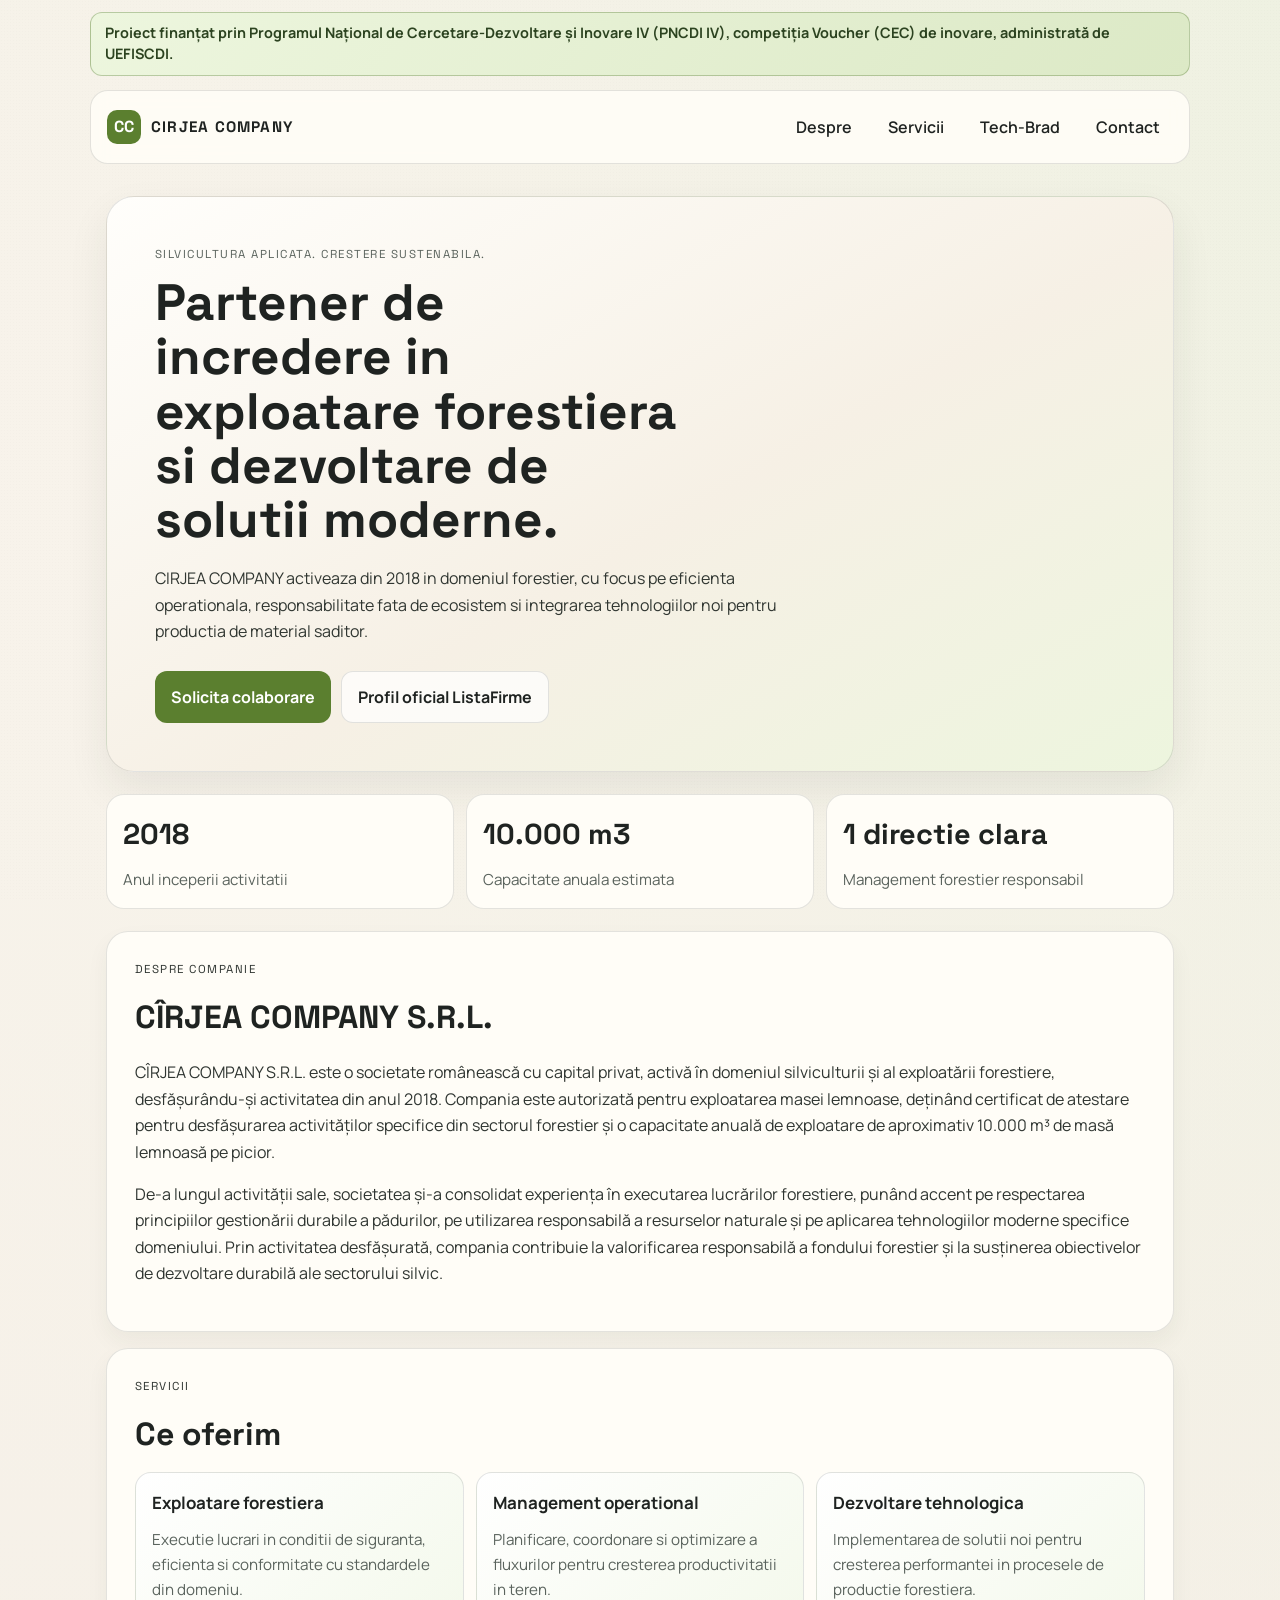
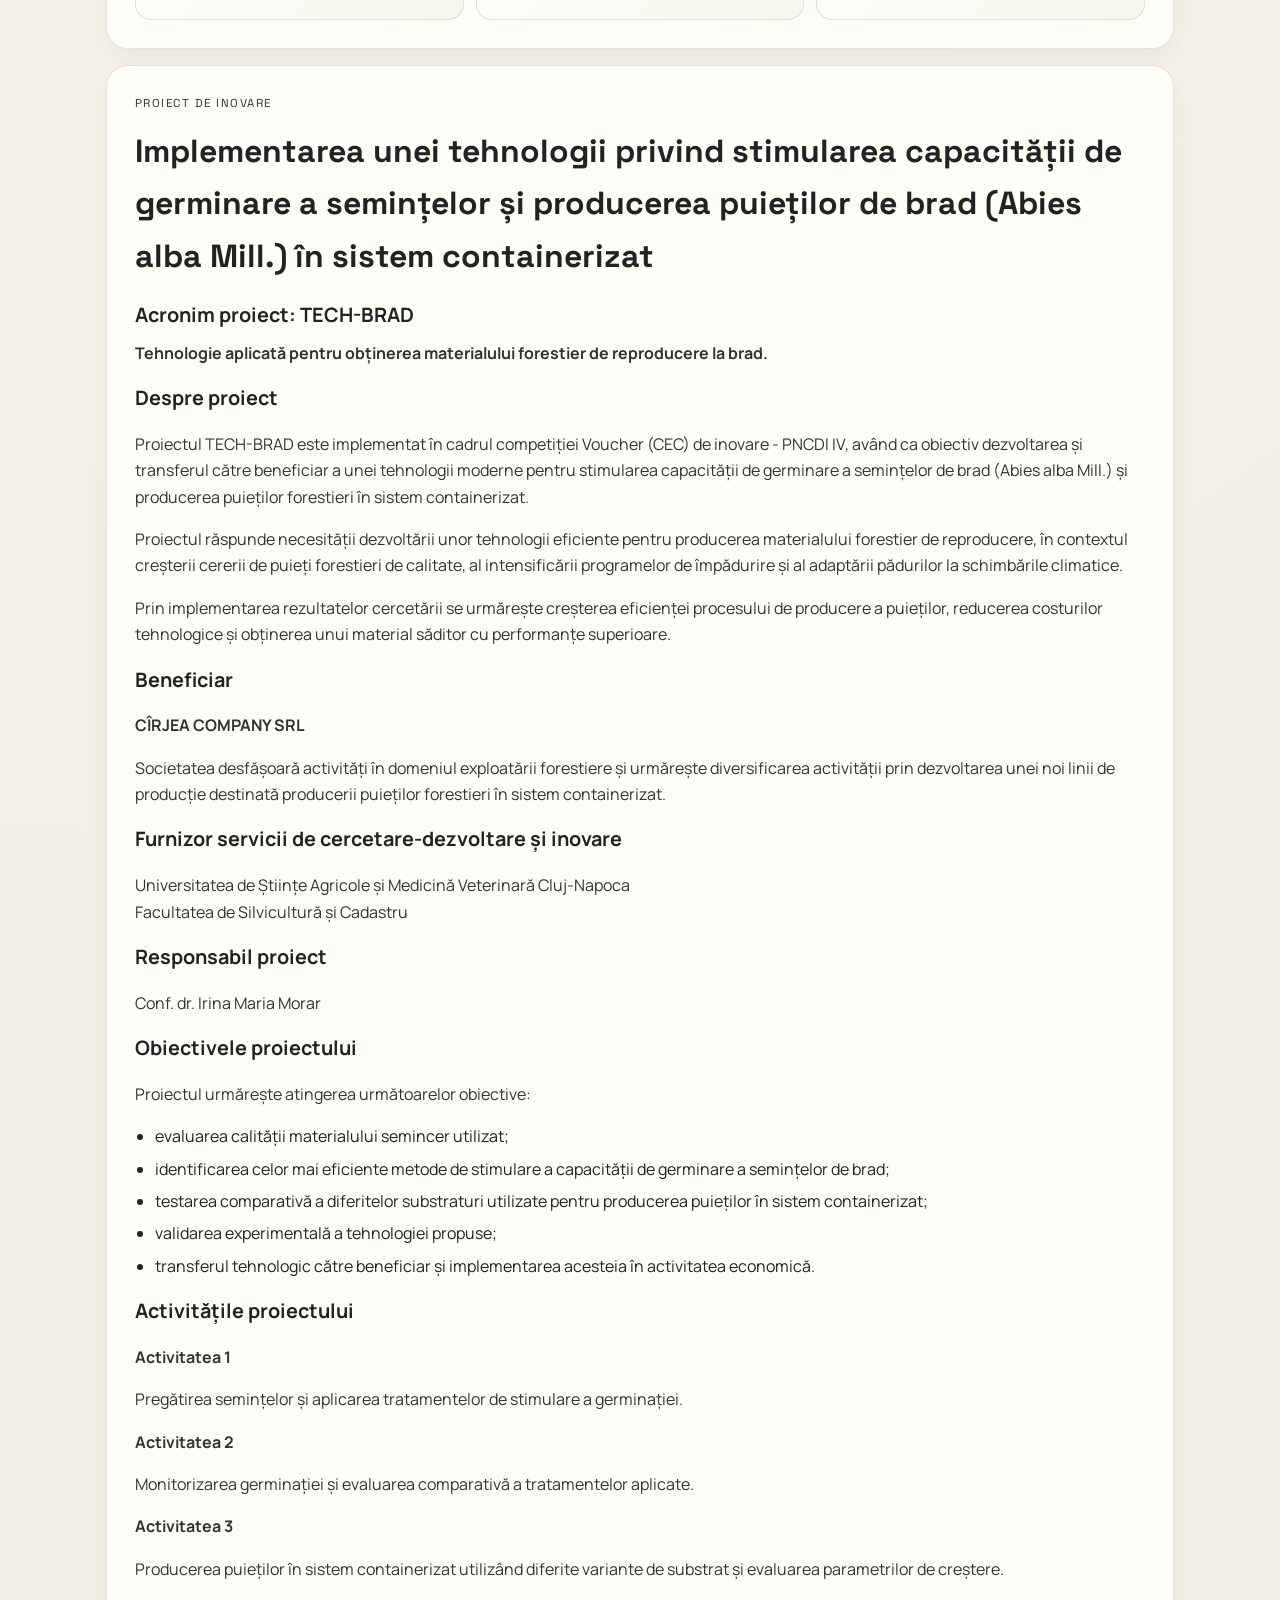
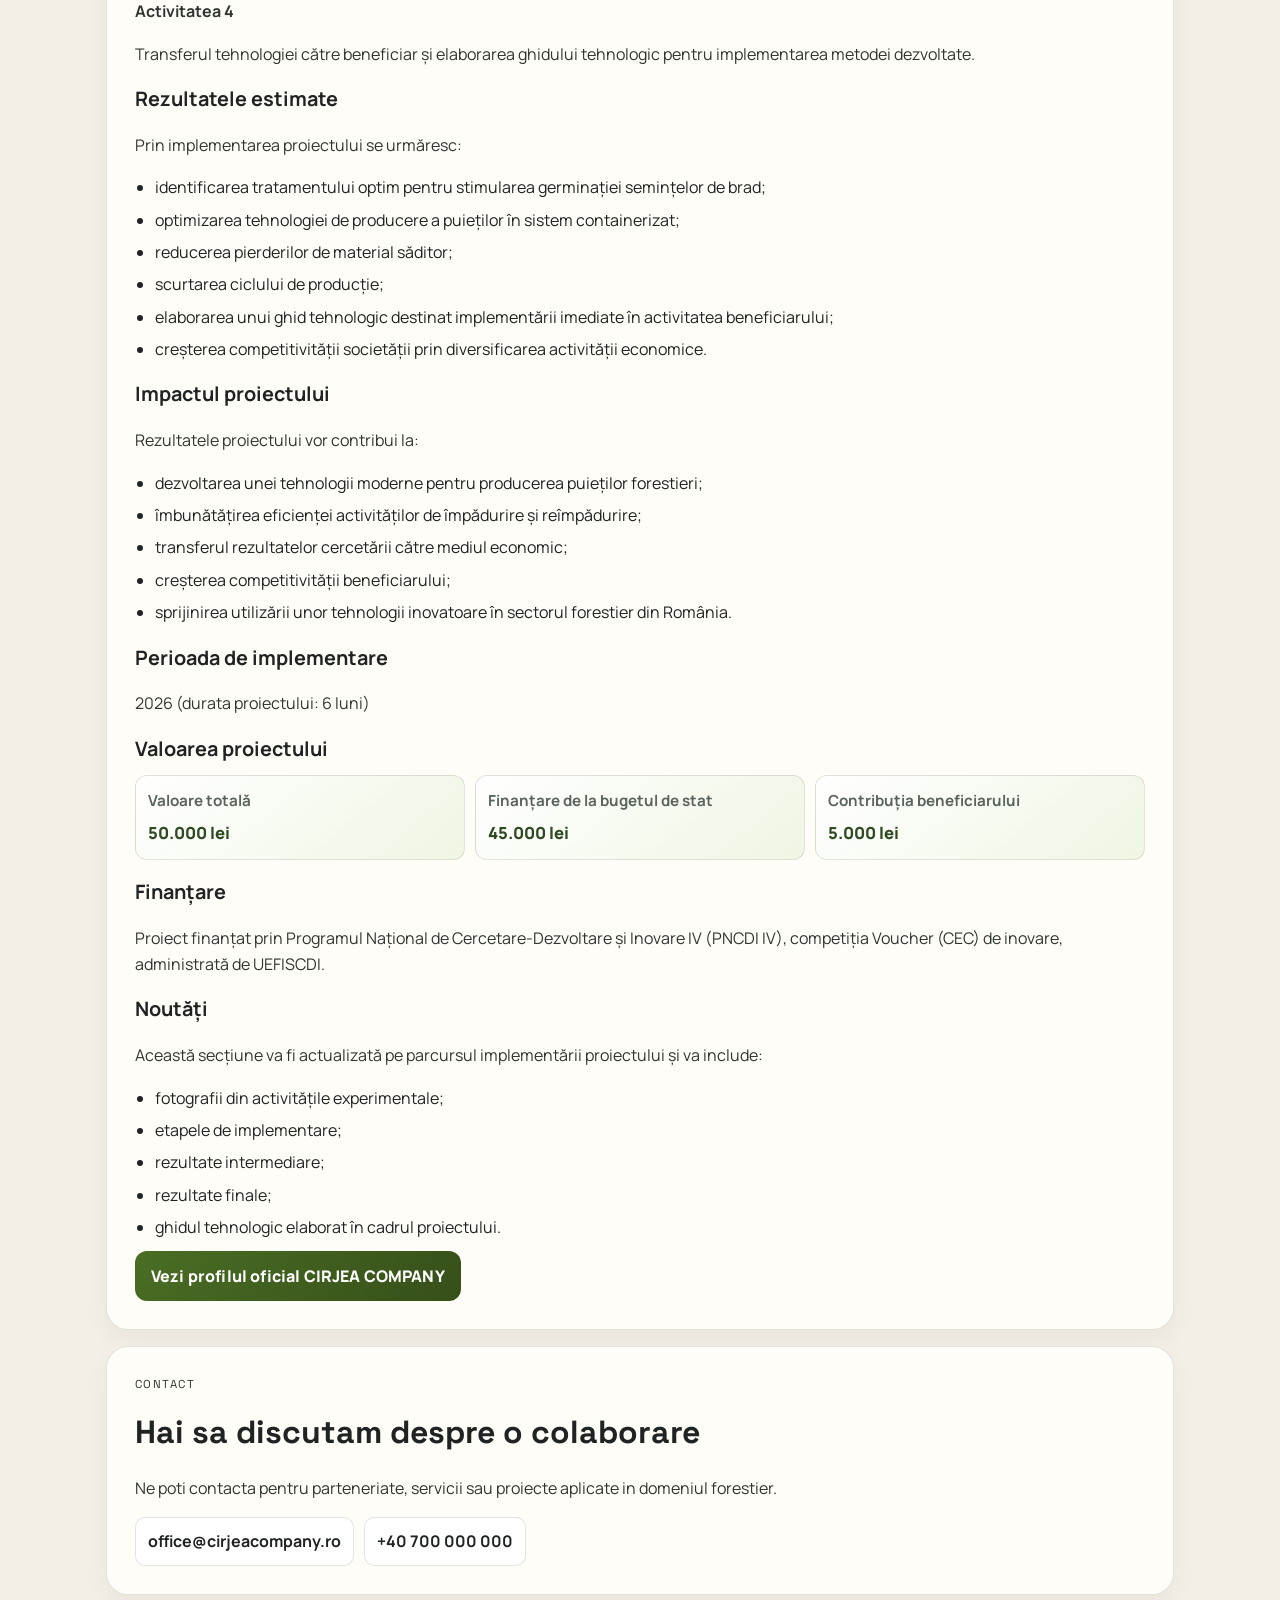
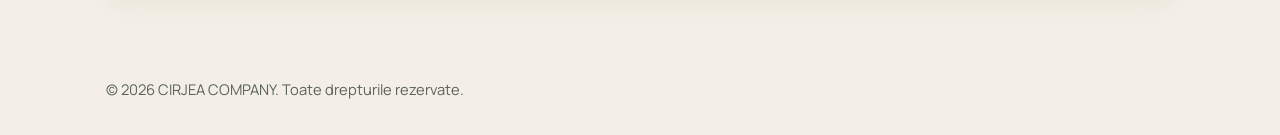
<file: index.html>
<!doctype html>
<html lang="ro">
<head>
  <meta charset="utf-8">
  <meta name="viewport" content="width=device-width, initial-scale=1">
  <meta name="description" content="CIRJEA COMPANY - servicii de exploatare forestiera si management durabil al resurselor naturale.">
  <title>CIRJEA COMPANY | Silvicultura si Exploatare Forestiera</title>
  <link rel="preconnect" href="https://fonts.googleapis.com">
  <link rel="preconnect" href="https://fonts.gstatic.com" crossorigin>
  <link href="https://fonts.googleapis.com/css2?family=Manrope:wght@400;500;700;800&family=Space+Grotesk:wght@500;700&display=swap" rel="stylesheet">
  <link rel="stylesheet" href="style.css">
</head>
<body>
  <div class="noise" aria-hidden="true"></div>
  <div class="funding-banner" role="note" aria-label="Informatii finantare proiect">
    Proiect finanțat prin Programul Național de Cercetare-Dezvoltare și Inovare IV (PNCDI IV),
    competiția Voucher (CEC) de inovare, administrată de UEFISCDI.
  </div>

  <header class="site-header">
    <a class="logo" href="#top" aria-label="CIRJEA COMPANY acasa">
      <span class="logo-mark">CC</span>
      <span class="logo-text">CIRJEA COMPANY</span>
    </a>

    <button class="menu-btn" id="menuBtn" aria-label="Deschide meniul" aria-expanded="false">
      <span></span>
      <span></span>
    </button>

    <nav class="site-nav" id="siteNav">
      <a href="#despre">Despre</a>
      <a href="#servicii">Servicii</a>
      <a href="#tech-brad">Tech-Brad</a>
      <a href="#contact">Contact</a>
    </nav>
  </header>

  <main id="top">
    <section class="hero reveal">
      <p class="kicker">Silvicultura aplicata. Crestere sustenabila.</p>
      <h1>Partener de incredere in exploatare forestiera si dezvoltare de solutii moderne.</h1>
      <p class="hero-text">
        CIRJEA COMPANY activeaza din 2018 in domeniul forestier, cu focus pe eficienta operationala,
        responsabilitate fata de ecosistem si integrarea tehnologiilor noi pentru productia de material saditor.
      </p>
      <div class="hero-actions">
        <a class="btn btn-primary" href="#contact">Solicita colaborare</a>
        <a class="btn btn-ghost" href="https://listafirme.ro/cirjea-company-srl-38892446/" target="_blank" rel="noopener">Profil oficial ListaFirme</a>
      </div>
    </section>

    <section class="stats reveal" aria-label="Date cheie companie">
      <article>
        <h2>2018</h2>
        <p>Anul inceperii activitatii</p>
      </article>
      <article>
        <h2>10.000 m3</h2>
        <p>Capacitate anuala estimata</p>
      </article>
      <article>
        <h2>1 directie clara</h2>
        <p>Management forestier responsabil</p>
      </article>
    </section>

    <section class="panel reveal" id="despre">
      <div class="panel-head">
        <p class="kicker">Despre companie</p>
        <h2>CÎRJEA COMPANY S.R.L.</h2>
      </div>
      <p>
        CÎRJEA COMPANY S.R.L. este o societate românească cu capital privat, activă în
        domeniul silviculturii și al exploatării forestiere, desfășurându-și activitatea
        din anul 2018. Compania este autorizată pentru exploatarea masei lemnoase,
        deținând certificat de atestare pentru desfășurarea activităților specifice din
        sectorul forestier și o capacitate anuală de exploatare de aproximativ 10.000 m³
        de masă lemnoasă pe picior.
      </p>
      <p>
        De-a lungul activității sale, societatea și-a consolidat experiența în executarea
        lucrărilor forestiere, punând accent pe respectarea principiilor gestionării
        durabile a pădurilor, pe utilizarea responsabilă a resurselor naturale și pe
        aplicarea tehnologiilor moderne specifice domeniului. Prin activitatea
        desfășurată, compania contribuie la valorificarea responsabilă a fondului
        forestier și la susținerea obiectivelor de dezvoltare durabilă ale sectorului
        silvic.
      </p>
    </section>

    <section class="panel reveal" id="servicii">
      <div class="panel-head">
        <p class="kicker">Servicii</p>
        <h2>Ce oferim</h2>
      </div>
      <div class="service-grid">
        <article class="service-card">
          <h3>Exploatare forestiera</h3>
          <p>Executie lucrari in conditii de siguranta, eficienta si conformitate cu standardele din domeniu.</p>
        </article>
        <article class="service-card">
          <h3>Management operational</h3>
          <p>Planificare, coordonare si optimizare a fluxurilor pentru cresterea productivitatii in teren.</p>
        </article>
        <article class="service-card">
          <h3>Dezvoltare tehnologica</h3>
          <p>Implementarea de solutii noi pentru cresterea performantei in procesele de productie forestiera.</p>
        </article>
      </div>
    </section>

    <section class="panel reveal" id="tech-brad">
      <div class="panel-head">
        <p class="kicker">Proiect de inovare</p>
        <h2>Implementarea unei tehnologii privind stimularea capacității de germinare a semințelor și producerea puieților de brad (Abies alba Mill.) în sistem containerizat</h2>
      </div>

      <h3>Acronim proiect: TECH-BRAD</h3>
      <p class="lead-text">Tehnologie aplicată pentru obținerea materialului forestier de reproducere la brad.</p>

      <h3>Despre proiect</h3>
      <p>
        Proiectul TECH-BRAD este implementat în cadrul competiției Voucher (CEC) de inovare - PNCDI IV,
        având ca obiectiv dezvoltarea și transferul către beneficiar a unei tehnologii moderne pentru stimularea
        capacității de germinare a semințelor de brad (Abies alba Mill.) și producerea puieților forestieri
        în sistem containerizat.
      </p>
      <p>
        Proiectul răspunde necesității dezvoltării unor tehnologii eficiente pentru producerea materialului
        forestier de reproducere, în contextul creșterii cererii de puieți forestieri de calitate,
        al intensificării programelor de împădurire și al adaptării pădurilor la schimbările climatice.
      </p>
      <p>
        Prin implementarea rezultatelor cercetării se urmărește creșterea eficienței procesului de producere a puieților,
        reducerea costurilor tehnologice și obținerea unui material săditor cu performanțe superioare.
      </p>

      <h3>Beneficiar</h3>
      <p><strong>CÎRJEA COMPANY SRL</strong></p>
      <p>
        Societatea desfășoară activități în domeniul exploatării forestiere și urmărește diversificarea activității
        prin dezvoltarea unei noi linii de producție destinată producerii puieților forestieri în sistem containerizat.
      </p>

      <h3>Furnizor servicii de cercetare-dezvoltare și inovare</h3>
      <p>
        Universitatea de Științe Agricole și Medicină Veterinară Cluj-Napoca<br>
        Facultatea de Silvicultură și Cadastru
      </p>

      <h3>Responsabil proiect</h3>
      <p>Conf. dr. Irina Maria Morar</p>

      <h3>Obiectivele proiectului</h3>
      <p>Proiectul urmărește atingerea următoarelor obiective:</p>
      <ul>
        <li>evaluarea calității materialului semincer utilizat;</li>
        <li>identificarea celor mai eficiente metode de stimulare a capacității de germinare a semințelor de brad;</li>
        <li>testarea comparativă a diferitelor substraturi utilizate pentru producerea puieților în sistem containerizat;</li>
        <li>validarea experimentală a tehnologiei propuse;</li>
        <li>transferul tehnologic către beneficiar și implementarea acesteia în activitatea economică.</li>
      </ul>

      <h3>Activitățile proiectului</h3>
      <p><strong>Activitatea 1</strong></p>
      <p>Pregătirea semințelor și aplicarea tratamentelor de stimulare a germinației.</p>
      <p><strong>Activitatea 2</strong></p>
      <p>Monitorizarea germinației și evaluarea comparativă a tratamentelor aplicate.</p>
      <p><strong>Activitatea 3</strong></p>
      <p>Producerea puieților în sistem containerizat utilizând diferite variante de substrat și evaluarea parametrilor de creștere.</p>
      <p><strong>Activitatea 4</strong></p>
      <p>Transferul tehnologiei către beneficiar și elaborarea ghidului tehnologic pentru implementarea metodei dezvoltate.</p>

      <h3>Rezultatele estimate</h3>
      <p>Prin implementarea proiectului se urmăresc:</p>
      <ul>
        <li>identificarea tratamentului optim pentru stimularea germinației semințelor de brad;</li>
        <li>optimizarea tehnologiei de producere a puieților în sistem containerizat;</li>
        <li>reducerea pierderilor de material săditor;</li>
        <li>scurtarea ciclului de producție;</li>
        <li>elaborarea unui ghid tehnologic destinat implementării imediate în activitatea beneficiarului;</li>
        <li>creșterea competitivității societății prin diversificarea activității economice.</li>
      </ul>

      <h3>Impactul proiectului</h3>
      <p>Rezultatele proiectului vor contribui la:</p>
      <ul>
        <li>dezvoltarea unei tehnologii moderne pentru producerea puieților forestieri;</li>
        <li>îmbunătățirea eficienței activităților de împădurire și reîmpădurire;</li>
        <li>transferul rezultatelor cercetării către mediul economic;</li>
        <li>creșterea competitivității beneficiarului;</li>
        <li>sprijinirea utilizării unor tehnologii inovatoare în sectorul forestier din România.</li>
      </ul>

      <h3>Perioada de implementare</h3>
      <p>2026 (durata proiectului: 6 luni)</p>

      <h3>Valoarea proiectului</h3>
      <div class="info-grid">
        <article>
          <h4>Valoare totală</h4>
          <p>50.000 lei</p>
        </article>
        <article>
          <h4>Finanțare de la bugetul de stat</h4>
          <p>45.000 lei</p>
        </article>
        <article>
          <h4>Contribuția beneficiarului</h4>
          <p>5.000 lei</p>
        </article>
      </div>

      <h3>Finanțare</h3>
      <p>
        Proiect finanțat prin Programul Național de Cercetare-Dezvoltare și Inovare IV (PNCDI IV),
        competiția Voucher (CEC) de inovare, administrată de UEFISCDI.
      </p>

      <h3>Noutăți</h3>
      <p>Această secțiune va fi actualizată pe parcursul implementării proiectului și va include:</p>
      <ul>
        <li>fotografii din activitățile experimentale;</li>
        <li>etapele de implementare;</li>
        <li>rezultate intermediare;</li>
        <li>rezultate finale;</li>
        <li>ghidul tehnologic elaborat în cadrul proiectului.</li>
      </ul>
      <a class="company-link" href="https://listafirme.ro/cirjea-company-srl-38892446/" target="_blank" rel="noopener">
        Vezi profilul oficial CIRJEA COMPANY
      </a>
    </section>

    <section class="panel reveal" id="contact">
      <div class="panel-head">
        <p class="kicker">Contact</p>
        <h2>Hai sa discutam despre o colaborare</h2>
      </div>
      <p>Ne poti contacta pentru parteneriate, servicii sau proiecte aplicate in domeniul forestier.</p>
      <div class="contact-links">
        <a href="mailto:office@cirjeacompany.ro">office@cirjeacompany.ro</a>
        <a href="tel:+40700000000">+40 700 000 000</a>
      </div>
    </section>
  </main>

  <footer class="site-footer">
    <p>© 2026 CIRJEA COMPANY. Toate drepturile rezervate.</p>
  </footer>

  <script src="script.js"></script>
</body>
</html>
</file>
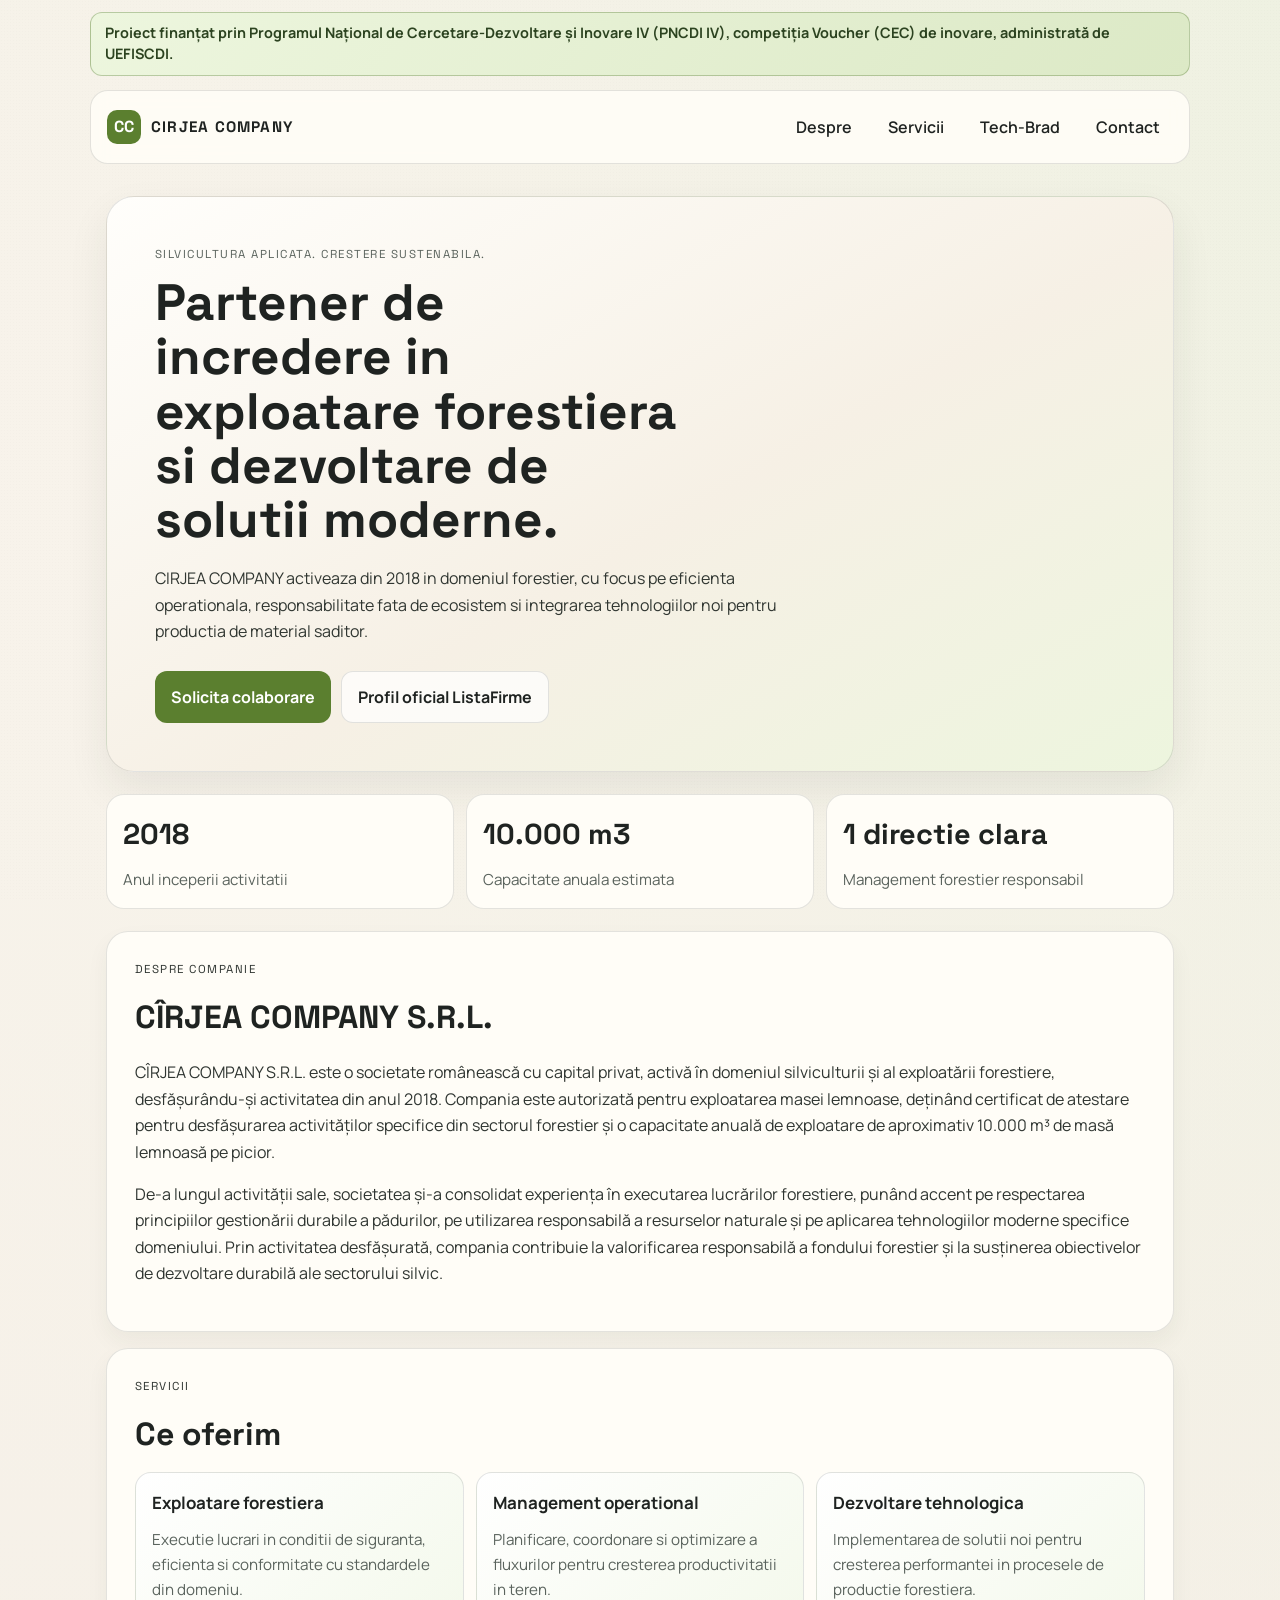
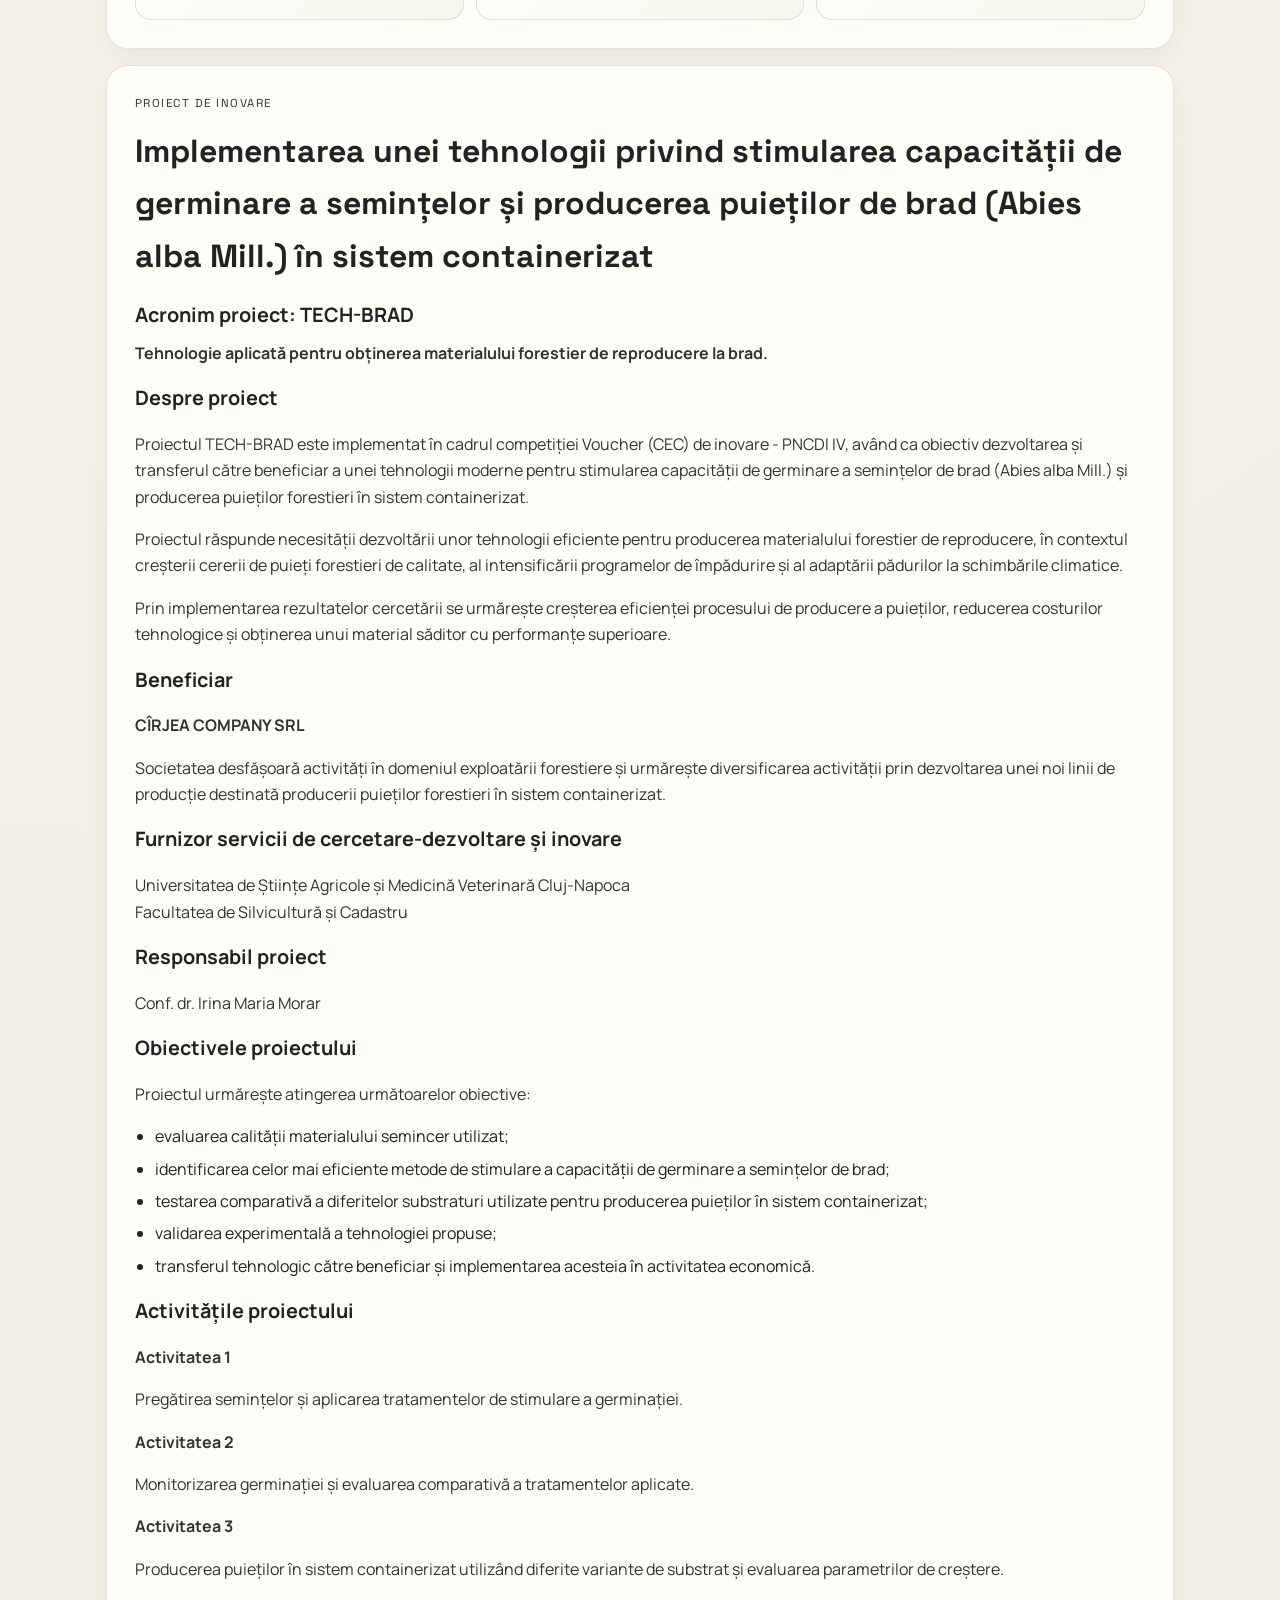
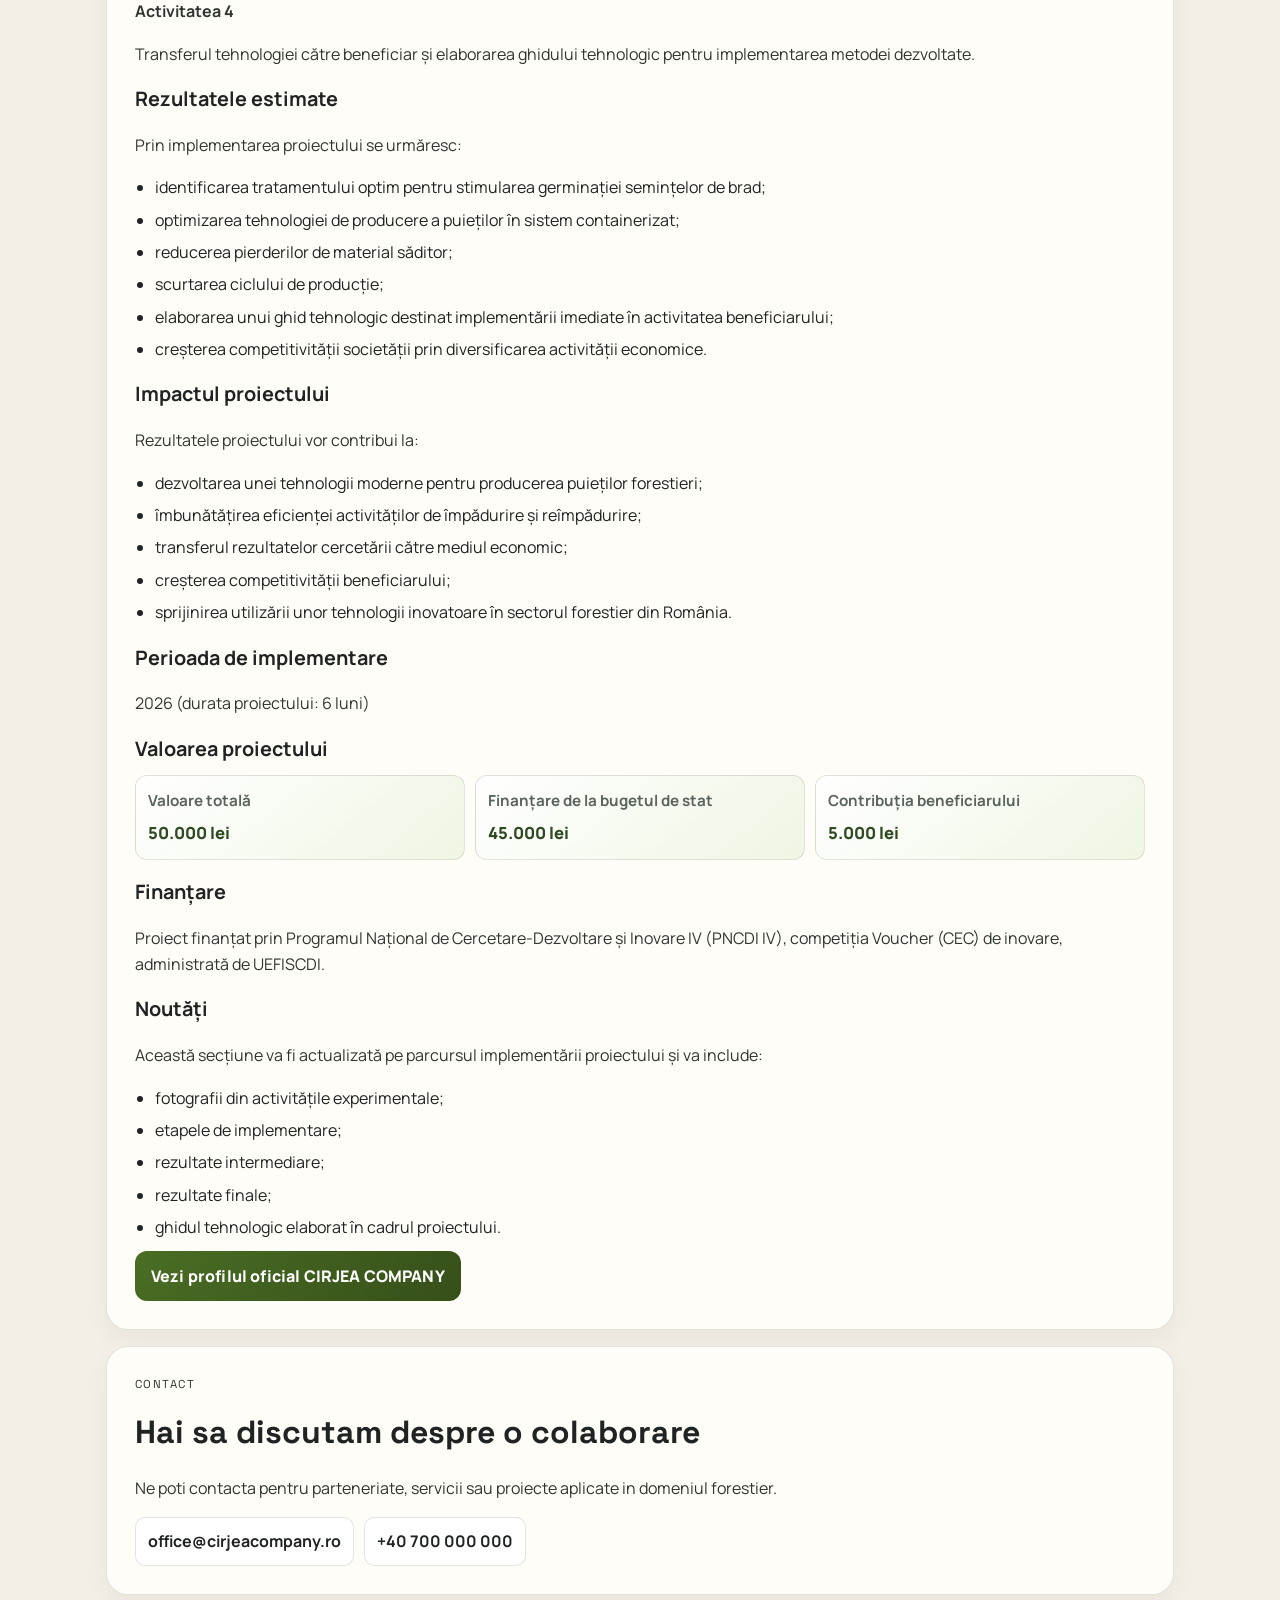
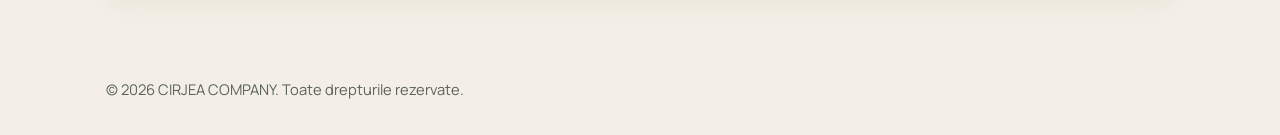
<file: alt-site/index.html>
<!doctype html>
<html lang="ro">
<head>
  <meta charset="utf-8">
  <meta name="viewport" content="width=device-width, initial-scale=1">
  <title>Redirectare | CIRJEA COMPANY</title>
  <meta http-equiv="refresh" content="0; url=/">
  <link rel="canonical" href="https://cirjeacompany.ro/">
  <script>
    window.location.replace('/');
  </script>
</head>
<body>
  <p>Redirectionare catre pagina principala...</p>
  <p><a href="/">Apasa aici daca nu esti redirectionat automat.</a></p>
</body>
</html>
</file>
<file: style.css>
:root {
  --bg: #f4efe6;
  --ink: #1f2321;
  --muted: #5a635d;
  --card: #fffdf7;
  --line: rgba(31, 35, 33, 0.12);
  --accent: #5b7f2f;
  --accent-dark: #3f5b20;
  --accent-soft: #dce9c6;
}

* {
  box-sizing: border-box;
}

html,
body {
  margin: 0;
  padding: 0;
}

body {
  font-family: "Manrope", "Segoe UI", sans-serif;
  color: var(--ink);
  background:
    radial-gradient(circle at 10% 10%, #f8f3eb 0%, transparent 45%),
    radial-gradient(circle at 90% 0%, #e8f0db 0%, transparent 35%),
    var(--bg);
  line-height: 1.65;
}

.funding-banner {
  max-width: 1100px;
  margin: 12px auto 0;
  padding: 10px 14px;
  border: 1px solid rgba(74, 110, 36, 0.32);
  border-radius: 12px;
  background: linear-gradient(130deg, #edf6de, #dce9c6);
  color: #2c4320;
  font-size: 0.9rem;
  font-weight: 700;
  line-height: 1.45;
}

.noise {
  position: fixed;
  inset: 0;
  pointer-events: none;
  opacity: 0.2;
  background-image: radial-gradient(rgba(80, 80, 80, 0.08) 0.6px, transparent 0.6px);
  background-size: 3px 3px;
  z-index: -1;
}

.site-header {
  position: sticky;
  top: 0;
  z-index: 20;
  display: flex;
  justify-content: space-between;
  align-items: center;
  gap: 18px;
  max-width: 1100px;
  margin: 14px auto;
  padding: 14px 16px;
  border: 1px solid var(--line);
  border-radius: 18px;
  background: rgba(255, 253, 247, 0.9);
  backdrop-filter: blur(8px);
}

.logo {
  text-decoration: none;
  color: inherit;
  display: inline-flex;
  align-items: center;
  gap: 10px;
}

.logo-mark {
  font-family: "Space Grotesk", sans-serif;
  font-weight: 700;
  letter-spacing: 0.02em;
  display: inline-grid;
  place-items: center;
  width: 34px;
  height: 34px;
  border-radius: 10px;
  background: var(--accent);
  color: #ffffff;
}

.logo-text {
  font-family: "Space Grotesk", sans-serif;
  font-size: 0.95rem;
  letter-spacing: 0.08em;
  font-weight: 700;
}

.site-nav {
  display: flex;
  flex-wrap: wrap;
  gap: 10px;
}

.site-nav a {
  text-decoration: none;
  color: var(--ink);
  padding: 8px 12px;
  border-radius: 999px;
  font-weight: 600;
  border: 1px solid transparent;
  transition: 0.25s ease;
}

.site-nav a:hover {
  border-color: var(--line);
  background: #ffffff;
}

.menu-btn {
  display: none;
  border: 1px solid var(--line);
  background: #ffffff;
  border-radius: 10px;
  width: 44px;
  height: 40px;
  padding: 8px;
}

.menu-btn span {
  display: block;
  height: 2px;
  border-radius: 2px;
  background: var(--ink);
}

.menu-btn span + span {
  margin-top: 8px;
}

main {
  max-width: 1100px;
  margin: 0 auto;
  padding: 18px 16px 56px;
}

.hero {
  padding: clamp(24px, 4vw, 48px);
  border-radius: 28px;
  border: 1px solid var(--line);
  background: linear-gradient(150deg, #fffefb 0%, #f6f0e5 55%, #edf5de 100%);
  box-shadow: 0 18px 40px rgba(44, 56, 37, 0.08);
}

.kicker {
  font-family: "Space Grotesk", sans-serif;
  text-transform: uppercase;
  letter-spacing: 0.13em;
  font-size: 0.72rem;
  color: var(--muted);
  margin: 0 0 12px;
}

.hero h1 {
  margin: 0;
  font-family: "Space Grotesk", sans-serif;
  font-size: clamp(1.9rem, 5vw, 3.2rem);
  line-height: 1.06;
  max-width: 16ch;
}

.hero-text {
  margin: 18px 0 0;
  max-width: 65ch;
  color: #303631;
}

.hero-actions {
  margin-top: 26px;
  display: flex;
  flex-wrap: wrap;
  gap: 10px;
}

.btn {
  display: inline-flex;
  align-items: center;
  justify-content: center;
  text-decoration: none;
  border-radius: 12px;
  padding: 12px 16px;
  font-weight: 700;
}

.btn-primary {
  background: var(--accent);
  color: #ffffff;
}

.btn-primary:hover {
  background: var(--accent-dark);
}

.btn-ghost {
  color: var(--ink);
  border: 1px solid var(--line);
  background: rgba(255, 255, 255, 0.72);
}

.stats {
  margin: 22px 0;
  display: grid;
  grid-template-columns: repeat(3, minmax(0, 1fr));
  gap: 12px;
}

.stats article {
  padding: 16px;
  border: 1px solid var(--line);
  border-radius: 18px;
  background: var(--card);
}

.stats h2 {
  margin: 0;
  font-size: clamp(1.1rem, 3.6vw, 1.8rem);
  font-family: "Space Grotesk", sans-serif;
}

.stats p {
  margin: 8px 0 0;
  color: var(--muted);
  font-size: 0.95rem;
}

.panel {
  margin-top: 16px;
  border: 1px solid var(--line);
  border-radius: 22px;
  background: var(--card);
  padding: clamp(18px, 3vw, 28px);
  box-shadow: 0 10px 22px rgba(44, 56, 37, 0.05);
}

.panel-head h2 {
  margin: 0;
  font-family: "Space Grotesk", sans-serif;
  font-size: clamp(1.25rem, 3vw, 2rem);
}

.panel p {
  color: #2f3531;
}

.panel h3 {
  margin: 16px 0 8px;
  font-size: clamp(1.02rem, 2.2vw, 1.24rem);
}

.panel h4 {
  margin: 0;
  font-size: 0.95rem;
  color: var(--muted);
}

.lead-text {
  margin-top: 2px;
  font-weight: 700;
  color: #2c4320;
}

.panel ul {
  margin: 8px 0 0;
  padding-left: 20px;
}

.panel li + li {
  margin-top: 6px;
}

.info-grid {
  display: grid;
  grid-template-columns: repeat(3, minmax(0, 1fr));
  gap: 10px;
  margin-top: 10px;
}

.info-grid article {
  border: 1px solid var(--line);
  border-radius: 12px;
  padding: 12px;
  background: linear-gradient(140deg, #ffffff, #eff6e3);
}

.info-grid p {
  margin: 6px 0 0;
  font-size: 1.04rem;
  font-weight: 800;
  color: #2f4a22;
}

.service-grid {
  margin-top: 12px;
  display: grid;
  grid-template-columns: repeat(3, minmax(0, 1fr));
  gap: 12px;
}

.service-card {
  background: linear-gradient(140deg, #ffffff, #f4f9ec);
  border: 1px solid var(--line);
  border-radius: 16px;
  padding: 16px;
}

.service-card h3 {
  margin: 0;
  font-size: 1.06rem;
}

.service-card p {
  margin: 10px 0 0;
  font-size: 0.95rem;
  color: var(--muted);
}

.company-link {
  margin-top: 10px;
  display: inline-flex;
  text-decoration: none;
  color: #ffffff;
  background: linear-gradient(135deg, #4a6e24, #364f19);
  border-radius: 12px;
  padding: 12px 16px;
  font-weight: 800;
  letter-spacing: 0.01em;
}

.company-link:hover {
  filter: brightness(1.05);
}

.contact-links {
  margin-top: 8px;
  display: flex;
  flex-wrap: wrap;
  gap: 10px;
}

.contact-links a {
  text-decoration: none;
  color: var(--ink);
  border: 1px solid var(--line);
  border-radius: 10px;
  padding: 10px 12px;
  background: #ffffff;
  font-weight: 700;
}

.site-footer {
  max-width: 1100px;
  margin: 26px auto 34px;
  padding: 0 16px;
  color: var(--muted);
  font-size: 0.92rem;
}

.reveal {
  opacity: 1;
  transform: none;
}

html.js .reveal {
  opacity: 0;
  transform: translateY(16px);
  transition: opacity 0.45s ease, transform 0.45s ease;
}

html.js .reveal.is-visible {
  opacity: 1;
  transform: translateY(0);
}

@media (max-width: 920px) {
  .service-grid {
    grid-template-columns: 1fr 1fr;
  }

  .stats {
    grid-template-columns: 1fr 1fr;
  }
}

@media (max-width: 720px) {
  .funding-banner {
    margin: 8px 10px 0;
    padding: 9px 10px;
    font-size: 0.83rem;
    border-radius: 10px;
  }

  .site-header {
    margin: 10px 10px 0;
  }

  .menu-btn {
    display: block;
  }

  .site-nav {
    display: none;
    position: absolute;
    top: calc(100% + 8px);
    right: 0;
    min-width: 210px;
    flex-direction: column;
    padding: 8px;
    border: 1px solid var(--line);
    border-radius: 14px;
    background: #fffef9;
    box-shadow: 0 12px 24px rgba(31, 35, 33, 0.12);
  }

  .site-nav.is-open {
    display: flex;
  }

  .site-nav a {
    border: 1px solid var(--line);
  }

  .hero-actions {
    flex-direction: column;
  }

  .hero-actions .btn {
    width: 100%;
  }

  .stats,
  .service-grid {
    grid-template-columns: 1fr;
  }

  .info-grid {
    grid-template-columns: 1fr;
  }
}
</file>
